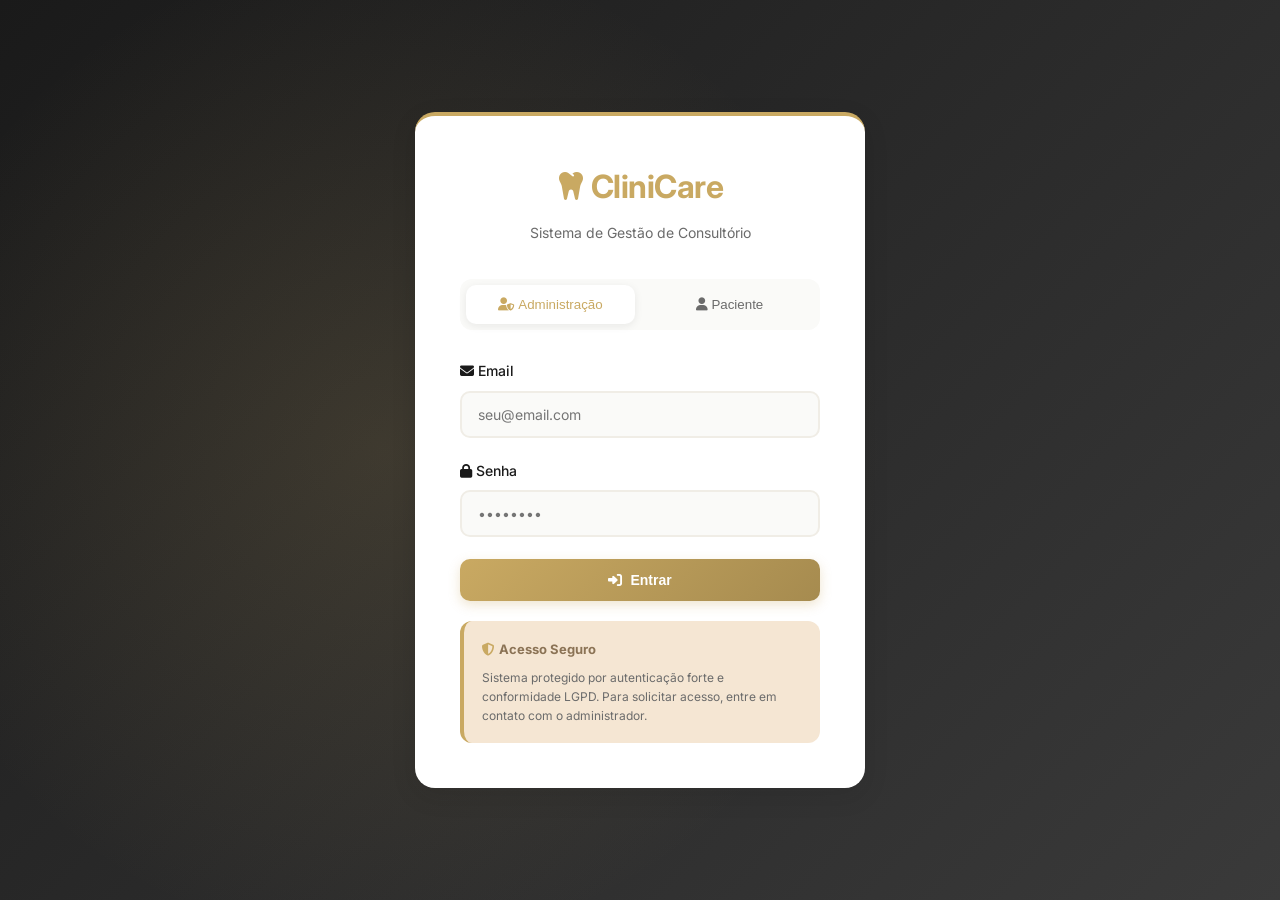
<file: index.html>
<!DOCTYPE html>
<html lang="pt-BR">
<head>
    <meta charset="UTF-8">
    <meta name="viewport" content="width=device-width, initial-scale=1.0">
    <title>CliniCare - Login</title>
    <link rel="stylesheet" href="css/style.css">
    <link rel="stylesheet" href="https://cdnjs.cloudflare.com/ajax/libs/font-awesome/6.4.0/css/all.min.css">
    <link href="https://fonts.googleapis.com/css2?family=Inter:wght@300;400;500;600;700&display=swap" rel="stylesheet">
</head>
<body>
    <div class="login-container">
        <div class="login-card">
            <div class="login-header">
                <h1><i class="fas fa-tooth"></i> CliniCare</h1>
                <p>Sistema de Gestão de Consultório</p>
            </div>

            <div class="login-tabs">
                <button class="login-tab active" onclick="switchTab('admin')">
                    <i class="fas fa-user-shield"></i> Administração
                </button>
                <button class="login-tab" onclick="switchTab('paciente')">
                    <i class="fas fa-user"></i> Paciente
                </button>
            </div>

            <form id="loginForm" onsubmit="handleLogin(event)">
                <div class="form-group">
                    <label for="email">
                        <i class="fas fa-envelope"></i> Email
                    </label>
                    <input type="email" id="email" name="email" required placeholder="seu@email.com">
                </div>

                <div class="form-group">
                    <label for="senha">
                        <i class="fas fa-lock"></i> Senha
                    </label>
                    <input type="password" id="senha" name="senha" required placeholder="••••••••">
                </div>

                <button type="submit" class="btn btn-primary">
                    <i class="fas fa-sign-in-alt"></i> Entrar
                </button>
            </form>

            <div style="margin-top: 20px; padding: 18px; background: var(--nude); border-radius: 12px; font-size: 13px; color: var(--secondary); border-left: 4px solid var(--primary);">
                <i class="fas fa-shield-alt" style="color: var(--primary);"></i> <strong>Acesso Seguro</strong><br>
                <p style="margin: 8px 0 0 0; font-size: 12px; color: var(--gray-600);">
                    Sistema protegido por autenticação forte e conformidade LGPD. 
                    Para solicitar acesso, entre em contato com o administrador.
                </p>
            </div>
        </div>
    </div>

    <!-- Sistema de autenticação simplificado e robusto -->
    <script src="js/auth-simple.js"></script>
</body>
</html>
</file>
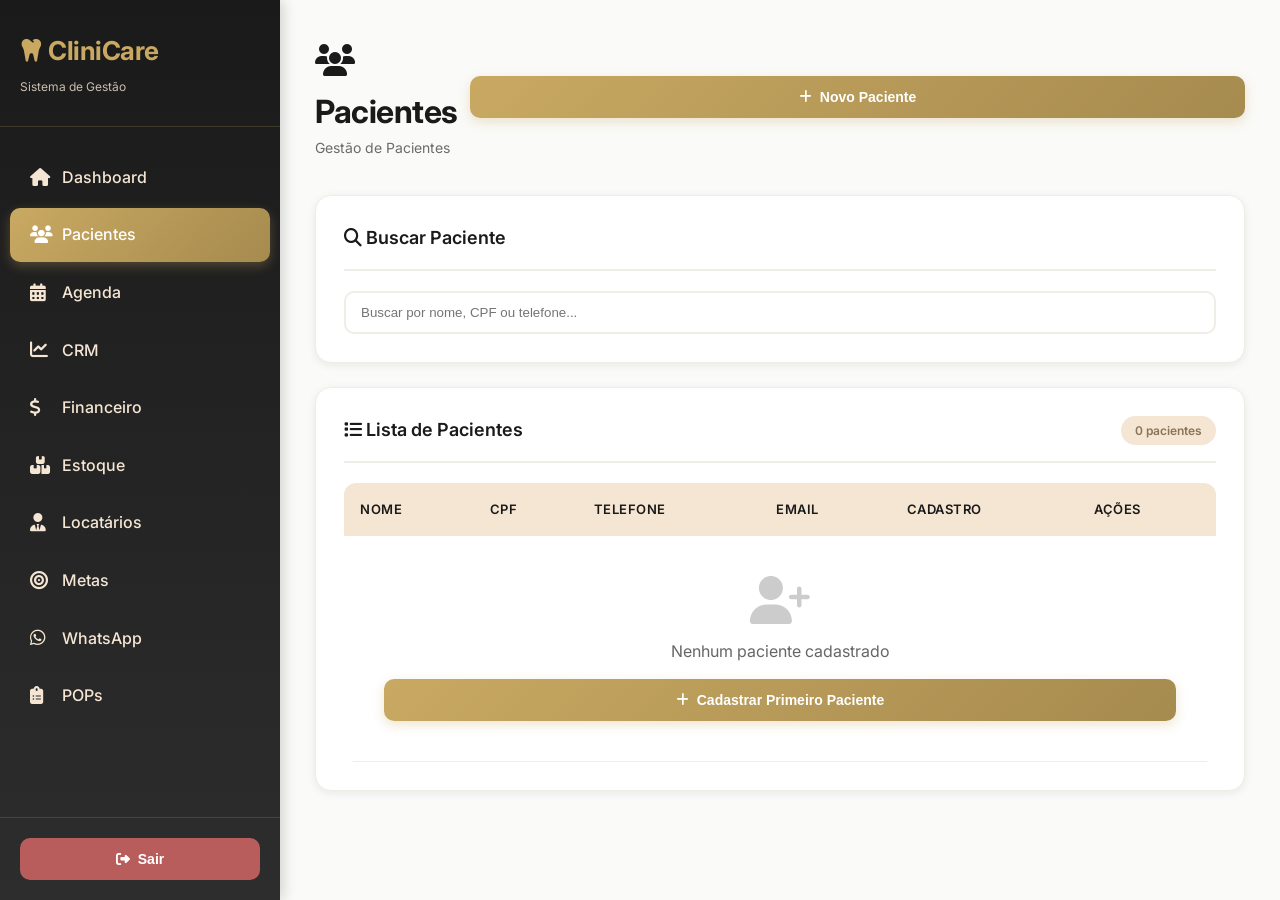
<file: pacientes.html>
<!DOCTYPE html>
<html lang="pt-BR">
<head>
    <meta charset="UTF-8">
    <meta name="viewport" content="width=device-width, initial-scale=1.0">
    <title>Pacientes - CliniCare</title>
    <link rel="stylesheet" href="css/style.css">
    <link rel="stylesheet" href="https://cdnjs.cloudflare.com/ajax/libs/font-awesome/6.4.0/css/all.min.css">
    <link href="https://fonts.googleapis.com/css2?family=Inter:wght@300;400;500;600;700&display=swap" rel="stylesheet">
</head>
<body>
    <div class="dashboard">
        <aside class="sidebar">
            <div class="sidebar-header">
                <h2><i class="fas fa-tooth"></i> CliniCare</h2>
                <p>Sistema de Gestão</p>
            </div>
            <nav class="sidebar-menu">
                <a href="dashboard.html" class="menu-item"><i class="fas fa-home"></i> Dashboard</a>
                <a href="pacientes.html" class="menu-item active"><i class="fas fa-users"></i> Pacientes</a>
                <a href="agenda.html" class="menu-item"><i class="fas fa-calendar-alt"></i> Agenda</a>
                <a href="crm.html" class="menu-item"><i class="fas fa-chart-line"></i> CRM</a>
                <a href="financeiro.html" class="menu-item"><i class="fas fa-dollar-sign"></i> Financeiro</a>
                <a href="estoque.html" class="menu-item"><i class="fas fa-boxes"></i> Estoque</a>
                <a href="locatarios.html" class="menu-item"><i class="fas fa-user-tie"></i> Locatários</a>
                <a href="metas.html" class="menu-item"><i class="fas fa-bullseye"></i> Metas</a>
                <a href="whatsapp.html" class="menu-item"><i class="fab fa-whatsapp"></i> WhatsApp</a>
                <a href="pops.html" class="menu-item"><i class="fas fa-clipboard-list"></i> POPs</a>
            </nav>
            <div class="sidebar-footer">
                <button onclick="logout()" class="btn btn-danger" style="width: 100%;">
                    <i class="fas fa-sign-out-alt"></i> Sair
                </button>
            </div>
        </aside>

        <main class="main-content">
            <div class="page-header">
                <div>
                    <h1><i class="fas fa-users"></i> Pacientes</h1>
                    <p class="breadcrumb">Gestão de Pacientes</p>
                </div>
                <button id="btnNovoPaciente" class="btn btn-primary" onclick="abrirModalPaciente()">
                    <i class="fas fa-plus"></i> Novo Paciente
                </button>
            </div>

            <div class="card">
                <div class="card-header">
                    <h3><i class="fas fa-search"></i> Buscar Paciente</h3>
                </div>
                <input type="text" 
                       id="searchPaciente" 
                       placeholder="Buscar por nome, CPF ou telefone..." 
                       style="width: 100%; padding: 12px 15px; border: 2px solid var(--gray-200); border-radius: 10px;">
            </div>

            <div class="card">
                <div class="card-header">
                    <h3><i class="fas fa-list"></i> Lista de Pacientes</h3>
                    <span class="badge badge-info" id="totalPacientes">0 pacientes</span>
                </div>
                <div class="table-container">
                    <table id="tabelaPacientes">
                        <thead>
                            <tr>
                                <th>Nome</th>
                                <th>CPF</th>
                                <th>Telefone</th>
                                <th>Email</th>
                                <th>Cadastro</th>
                                <th>Ações</th>
                            </tr>
                        </thead>
                        <tbody>
                            <tr>
                                <td colspan="6" style="text-align: center; padding: 40px;">
                                    <div class="loading"></div> Carregando pacientes...
                                </td>
                            </tr>
                        </tbody>
                    </table>
                </div>
            </div>
        </main>
    </div>

    <!-- Modal de Cadastro/Edição -->
    <div id="modalPaciente" class="modal">
        <div class="modal-content" style="max-width: 1000px;">
            <div class="modal-header">
                <h2 id="modalTitulo"><i class="fas fa-user"></i> Novo Paciente</h2>
                <button onclick="fecharModal()" class="close-modal">&times;</button>
            </div>
            
            <div style="display: flex; gap: 10px; margin-bottom: 20px; border-bottom: 2px solid var(--gray-200);">
                <button class="btn btn-outline" onclick="showTab('dados')" id="btnTabDados" style="border-bottom: 3px solid var(--primary);">
                    <i class="fas fa-id-card"></i> Dados Pessoais
                </button>
                <button class="btn btn-outline" onclick="showTab('anamnese')" id="btnTabAnamnese">
                    <i class="fas fa-notes-medical"></i> Anamnese
                </button>
                <button class="btn btn-outline" onclick="showTab('termos')" id="btnTabTermos">
                    <i class="fas fa-file-contract"></i> Termos
                </button>
                <button class="btn btn-outline" onclick="showTab('prontuario')" id="btnTabProntuario">
                    <i class="fas fa-file-medical"></i> Prontuário
                </button>
                <button class="btn btn-outline" onclick="showTab('arquivos')" id="btnTabArquivos">
                    <i class="fas fa-folder"></i> Arquivos
                </button>
            </div>

            <!-- Tab Dados Pessoais -->
            <div id="tabDados" class="tab-content" style="display: block;">
                <form id="formPaciente">
                    <div class="grid grid-2">
                        <div class="form-group">
                            <label><i class="fas fa-user"></i> Nome Completo *</label>
                            <input type="text" id="pacNome" required placeholder="Ex: Maria Silva Santos">
                        </div>
                        <div class="form-group">
                            <label><i class="fas fa-id-card"></i> CPF</label>
                            <input type="text" id="pacCpf" placeholder="000.000.000-00">
                        </div>
                        <div class="form-group">
                            <label><i class="fas fa-birthday-cake"></i> Data de Nascimento</label>
                            <input type="date" id="pacNascimento">
                        </div>
                        <div class="form-group">
                            <label><i class="fas fa-phone"></i> Telefone *</label>
                            <input type="tel" id="pacTelefone" required placeholder="(00) 00000-0000">
                        </div>
                        <div class="form-group">
                            <label><i class="fas fa-envelope"></i> Email</label>
                            <input type="email" id="pacEmail" placeholder="maria@email.com">
                        </div>
                        <div class="form-group">
                            <label><i class="fas fa-map-marker-alt"></i> CEP</label>
                            <input type="text" id="pacCep" placeholder="00000-000">
                        </div>
                        <div class="form-group">
                            <label><i class="fas fa-home"></i> Endereço</label>
                            <input type="text" id="pacEndereco" placeholder="Rua, número, bairro">
                        </div>
                        <div class="form-group">
                            <label><i class="fas fa-city"></i> Cidade</label>
                            <input type="text" id="pacCidade" placeholder="Cidade - UF">
                        </div>
                        
                        <!-- LGPD - Consentimento Obrigatório -->
                        <div class="lgpd-consent" style="grid-column: 1/-1;">
                            <label>
                                <input type="checkbox" id="consentimentoLGPD" required>
                                <span>
                                    <i class="fas fa-shield-alt"></i>
                                    Li e aceito a <a href="#" target="_blank">Política de Privacidade</a> 
                                    e autorizo o tratamento dos meus dados pessoais para fins de 
                                    <strong>cadastro e acompanhamento clínico</strong>, conforme a 
                                    Lei Geral de Proteção de Dados (LGPD - Lei nº 13.709/2018).
                                </span>
                            </label>
                        </div>
                    </div>
                    <button type="submit" class="btn btn-primary" style="margin-top: 20px;">
                        <i class="fas fa-save"></i> Salvar Paciente
                    </button>
                </form>
            </div>

            <!-- Tab Anamnese -->
            <div id="tabAnamnese" class="tab-content" style="display: none;">
                <h4><i class="fas fa-notes-medical"></i> Ficha de Anamnese (Conforme CFO)</h4>
                <div id="anamneseContent">
                    <p class="text-center" style="padding: 40px; color: var(--gray-600);">
                        <i class="fas fa-info-circle"></i> 
                        Salve os dados pessoais primeiro para acessar a anamnese completa.
                    </p>
                </div>
            </div>

            <!-- Tab Termos -->
            <div id="tabTermos" class="tab-content" style="display: none;">
                <h4><i class="fas fa-file-contract"></i> Termos de Consentimento</h4>
                <p class="text-center" style="padding: 40px; color: var(--gray-600);">
                    <i class="fas fa-info-circle"></i> 
                    Salve os dados pessoais primeiro para gerenciar termos.
                </p>
            </div>

            <!-- Tab Prontuário -->
            <div id="tabProntuario" class="tab-content" style="display: none;">
                <h4><i class="fas fa-file-medical"></i> Prontuário Eletrônico</h4>
                <p class="text-center" style="padding: 40px; color: var(--gray-600);">
                    <i class="fas fa-info-circle"></i> 
                    Salve os dados pessoais primeiro para acessar o prontuário.
                </p>
            </div>

            <!-- Tab Arquivos -->
            <div id="tabArquivos" class="tab-content" style="display: none;">
                <h4><i class="fas fa-folder"></i> Documentos e Imagens</h4>
                <div class="alert alert-info">
                    <i class="fas fa-info-circle"></i> Aqui ficarão armazenados exames e fotos de antes/depois dos procedimentos.
                </div>
                <div style="display: flex; gap: 10px; margin-top: 15px; flex-wrap: wrap;">
                    <button class="btn btn-primary" onclick="gerarPedidoExames()">
                        <i class="fas fa-file-medical"></i> Pedido de Exames
                    </button>
                    <button class="btn btn-secondary">
                        <i class="fas fa-upload"></i> Upload de Arquivo
                    </button>
                </div>
            </div>
        </div>
    </div>

    <!-- Scripts -->
    <script src="js/supabase-config.js"></script>
    <script src="js/auth-simple.js"></script>
    <script src="js/pacientes-supabase.js"></script>
    
    <script>
        // Switch entre tabs do modal
        function showTab(tabName) {
            // Remover active de todas as tabs
            document.querySelectorAll('.tab-content').forEach(tc => tc.style.display = 'none');
            document.querySelectorAll('[id^="btnTab"]').forEach(btn => btn.style.borderBottom = 'none');
            
            // Ativar tab clicada
            const tabElement = document.getElementById('tab' + tabName.charAt(0).toUpperCase() + tabName.slice(1));
            const btnElement = document.getElementById('btnTab' + tabName.charAt(0).toUpperCase() + tabName.slice(1));
            
            if (tabElement) tabElement.style.display = 'block';
            if (btnElement) btnElement.style.borderBottom = '3px solid var(--primary)';
        }
        
        // Gerar Pedido de Exames
        function gerarPedidoExames() {
            alert('⚠️ Funcionalidade em desenvolvimento');
        }
        
        // Logout
        function logout() {
            localStorage.clear();
            window.location.href = 'index.html';
        }
    </script>
    
    <script>
        // DEBUG - Verificar se função existe
        console.log('🔍 DEBUG: typeof abrirModalPaciente =', typeof abrirModalPaciente);
        console.log('🔍 DEBUG: Botão existe =', document.getElementById('btnNovoPaciente') ? 'SIM' : 'NÃO');
        console.log('🔍 DEBUG: Modal existe =', document.getElementById('modalPaciente') ? 'SIM' : 'NÃO');
        console.log('🔍 DEBUG: Form existe =', document.getElementById('formPaciente') ? 'SIM' : 'NÃO');
        
        // Teste direto ao clicar
        setTimeout(() => {
            const btn = document.getElementById('btnNovoPaciente');
            if (btn) {
                console.log('✅ Botão encontrado após carregamento');
                console.log('✅ Onclick definido:', btn.onclick ? 'SIM' : 'NÃO');
            }
        }, 2000);
    </script>
</body>
</html>
</file>
<file: css/style.css>
/* ===== CLINICARE - Sistema de Gestão de Consultório ===== */
/* DESIGN SOFISTICADO - Paleta Dourado/Preto/Marrom/Nude/Rosé */

/* Reset e Base */
* {
    margin: 0;
    padding: 0;
    box-sizing: border-box;
}

:root {
    /* Nova Paleta Sofisticada */
    --primary: #C9A962;           /* Dourado elegante */
    --primary-dark: #A68B4F;      /* Dourado escuro */
    --secondary: #8B7355;         /* Marrom suave */
    --accent: #D4A5A5;            /* Rosé sutil */
    --danger: #B85C5C;            /* Vermelho sofisticado */
    --warning: #D9A962;           /* Âmbar suave */
    --info: #8B9CAF;              /* Azul acinzentado */
    
    /* Tons Neutros */
    --dark: #1A1A1A;              /* Preto profundo */
    --dark-light: #2D2D2D;        /* Preto suave */
    --nude: #F5E6D3;              /* Nude delicado */
    --nude-dark: #E8D4BD;         /* Nude escuro */
    
    /* Cinzas Sofisticados */
    --gray-100: #FAFAF8;          /* Quase branco */
    --gray-200: #F0EDE6;          /* Cinza claríssi */
    --gray-300: #D9D5CC;          /* Cinza claro */
    --gray-600: #6B6B6B;          /* Cinza médio */
    --gray-800: #3A3A3A;          /* Cinza escuro */
    --white: #ffffff;
    
    /* Sombras Suaves */
    --shadow: 0 2px 8px rgba(26, 26, 26, 0.08);
    --shadow-lg: 0 8px 24px rgba(26, 26, 26, 0.12);
}

body {
    font-family: 'Inter', -apple-system, BlinkMacSystemFont, 'Segoe UI', sans-serif;
    background: var(--gray-100);
    color: var(--dark);
    line-height: 1.6;
}

/* Login Page */
.login-container {
    min-height: 100vh;
    display: flex;
    align-items: center;
    justify-content: center;
    background: linear-gradient(135deg, #1A1A1A 0%, #3A3A3A 100%);
    padding: 20px;
    position: relative;
}

.login-container::before {
    content: '';
    position: absolute;
    top: 0;
    left: 0;
    right: 0;
    bottom: 0;
    background: radial-gradient(circle at 30% 50%, rgba(201, 169, 98, 0.15) 0%, transparent 50%);
}

.login-card {
    background: white;
    padding: 45px;
    border-radius: 20px;
    box-shadow: var(--shadow-lg);
    max-width: 450px;
    width: 100%;
    animation: slideIn 0.6s ease-out;
    border-top: 4px solid var(--primary);
    position: relative;
    z-index: 1;
}

@keyframes slideIn {
    from {
        opacity: 0;
        transform: translateY(-30px);
    }
    to {
        opacity: 1;
        transform: translateY(0);
    }
}

.login-header {
    text-align: center;
    margin-bottom: 35px;
}

.login-header h1 {
    color: var(--primary);
    font-size: 32px;
    font-weight: 700;
    margin-bottom: 10px;
    letter-spacing: -0.5px;
}

.login-header p {
    color: var(--gray-600);
    font-size: 14px;
}

.login-tabs {
    display: flex;
    gap: 10px;
    margin-bottom: 30px;
    background: var(--gray-100);
    padding: 6px;
    border-radius: 12px;
}

.login-tab {
    flex: 1;
    padding: 12px;
    background: transparent;
    border: none;
    border-radius: 10px;
    cursor: pointer;
    font-weight: 500;
    color: var(--gray-600);
    transition: all 0.3s;
}

.login-tab.active {
    background: white;
    color: var(--primary);
    box-shadow: var(--shadow);
}

.form-group {
    margin-bottom: 22px;
}

.form-group label {
    display: block;
    margin-bottom: 8px;
    font-weight: 500;
    color: var(--dark);
    font-size: 14px;
}

.form-group input, .form-group textarea, .form-group select {
    width: 100%;
    padding: 13px 16px;
    border: 2px solid var(--gray-200);
    border-radius: 10px;
    font-size: 14px;
    transition: all 0.3s;
    background: var(--gray-100);
    font-family: 'Inter', sans-serif;
}

.form-group input:focus, .form-group textarea:focus, .form-group select:focus {
    outline: none;
    border-color: var(--primary);
    background: white;
    box-shadow: 0 0 0 4px rgba(201, 169, 98, 0.1);
}

.form-group textarea {
    min-height: 100px;
    resize: vertical;
}

/* LGPD Consent Checkbox */
.lgpd-consent {
    margin: 24px 0;
    padding: 16px;
    background: rgba(201, 169, 98, 0.08);
    border-radius: 10px;
    border-left: 4px solid var(--primary);
}

.lgpd-consent label {
    display: flex;
    align-items: flex-start;
    gap: 12px;
    cursor: pointer;
    font-size: 13px;
    color: var(--dark);
    line-height: 1.5;
}

.lgpd-consent input[type="checkbox"] {
    width: 20px;
    height: 20px;
    min-width: 20px;
    margin-top: 2px;
    cursor: pointer;
    accent-color: var(--primary);
}

.lgpd-consent a {
    color: var(--primary);
    text-decoration: underline;
    font-weight: 600;
}

.lgpd-consent a:hover {
    color: var(--primary-dark);
}

.btn {
    padding: 13px 26px;
    border: none;
    border-radius: 10px;
    cursor: pointer;
    font-weight: 600;
    font-size: 14px;
    transition: all 0.3s;
    display: inline-flex;
    align-items: center;
    justify-content: center;
    gap: 8px;
}

.btn-primary {
    background: linear-gradient(135deg, var(--primary) 0%, var(--primary-dark) 100%);
    color: white;
    width: 100%;
    box-shadow: 0 4px 12px rgba(201, 169, 98, 0.3);
}

.btn-primary:hover {
    transform: translateY(-2px);
    box-shadow: 0 6px 16px rgba(201, 169, 98, 0.4);
}

.btn-secondary {
    background: linear-gradient(135deg, var(--secondary) 0%, #6F5D47 100%);
    color: white;
}

.btn-secondary:hover {
    transform: translateY(-2px);
    box-shadow: 0 4px 12px rgba(139, 115, 85, 0.3);
}

.btn-danger {
    background: var(--danger);
    color: white;
}

.btn-danger:hover {
    background: #A04848;
    transform: translateY(-2px);
}

.btn-outline {
    background: transparent;
    border: 2px solid var(--primary);
    color: var(--primary);
}

.btn-outline:hover {
    background: var(--primary);
    color: white;
}

.btn-sm {
    padding: 9px 18px;
    font-size: 13px;
}

/* Dashboard Layout */
.dashboard {
    display: flex;
    min-height: 100vh;
}

/* Sidebar */
.sidebar {
    width: 280px;
    background: linear-gradient(180deg, var(--dark) 0%, var(--dark-light) 100%);
    box-shadow: 4px 0 12px rgba(0, 0, 0, 0.15);
    display: flex;
    flex-direction: column;
    position: fixed;
    height: 100vh;
    z-index: 1000;
    overflow-y: auto;
}

.sidebar-header {
    padding: 30px 20px;
    border-bottom: 1px solid rgba(201, 169, 98, 0.2);
}

.sidebar-header h2 {
    color: var(--primary);
    font-size: 26px;
    font-weight: 700;
    letter-spacing: -0.5px;
}

.sidebar-header p {
    color: var(--nude);
    font-size: 12px;
    margin-top: 5px;
    opacity: 0.8;
}

.sidebar-menu {
    flex: 1;
    padding: 20px 0;
}

.menu-item {
    display: flex;
    align-items: center;
    padding: 14px 20px;
    color: var(--nude);
    text-decoration: none;
    transition: all 0.3s;
    font-weight: 500;
    gap: 12px;
    margin: 4px 10px;
    border-radius: 10px;
}

.menu-item:hover {
    background: rgba(201, 169, 98, 0.15);
    color: var(--primary);
    transform: translateX(4px);
}

.menu-item.active {
    background: linear-gradient(135deg, var(--primary) 0%, var(--primary-dark) 100%);
    color: white;
    box-shadow: 0 4px 12px rgba(201, 169, 98, 0.3);
}

.menu-item i {
    font-size: 18px;
    width: 20px;
}

.sidebar-footer {
    padding: 20px;
    border-top: 1px solid rgba(201, 169, 98, 0.2);
}

/* Main Content */
.main-content {
    flex: 1;
    margin-left: 280px;
    padding: 35px;
    background: var(--gray-100);
}

.page-header {
    display: flex;
    justify-content: space-between;
    align-items: center;
    margin-bottom: 35px;
}

.page-header h1 {
    font-size: 32px;
    font-weight: 700;
    color: var(--dark);
    letter-spacing: -0.5px;
}

.page-header .breadcrumb {
    color: var(--gray-600);
    font-size: 14px;
}

/* Cards */
.card {
    background: white;
    border-radius: 16px;
    padding: 28px;
    box-shadow: var(--shadow);
    margin-bottom: 24px;
    border: 1px solid var(--gray-200);
}

.card-header {
    display: flex;
    justify-content: space-between;
    align-items: center;
    margin-bottom: 20px;
    padding-bottom: 16px;
    border-bottom: 2px solid var(--gray-200);
}

.card-header h3 {
    font-size: 18px;
    font-weight: 600;
    color: var(--dark);
}

.card-body {
    color: var(--gray-600);
}

/* Stats Cards */
.stats-grid {
    display: grid;
    grid-template-columns: repeat(auto-fit, minmax(250px, 1fr));
    gap: 24px;
    margin-bottom: 35px;
}

.stat-card {
    background: white;
    padding: 28px;
    border-radius: 16px;
    box-shadow: var(--shadow);
    display: flex;
    align-items: center;
    gap: 20px;
    transition: all 0.3s;
    border: 1px solid var(--gray-200);
}

.stat-card:hover {
    transform: translateY(-4px);
    box-shadow: var(--shadow-lg);
    border-color: var(--primary);
}

.stat-icon {
    width: 64px;
    height: 64px;
    border-radius: 14px;
    display: flex;
    align-items: center;
    justify-content: center;
    font-size: 26px;
    color: white;
}

.stat-icon.gold { 
    background: linear-gradient(135deg, var(--primary) 0%, var(--primary-dark) 100%); 
}

.stat-icon.brown { 
    background: linear-gradient(135deg, var(--secondary) 0%, #6F5D47 100%); 
}

.stat-icon.rose { 
    background: linear-gradient(135deg, var(--accent) 0%, #C29090 100%); 
}

.stat-icon.danger { 
    background: linear-gradient(135deg, var(--danger) 0%, #A04848 100%); 
}

.stat-info h4 {
    font-size: 14px;
    color: var(--gray-600);
    font-weight: 500;
    margin-bottom: 6px;
    text-transform: uppercase;
    letter-spacing: 0.5px;
}

.stat-info p {
    font-size: 30px;
    font-weight: 700;
    color: var(--dark);
}

/* Table */
.table-container {
    overflow-x: auto;
    border-radius: 12px;
}

table {
    width: 100%;
    border-collapse: collapse;
}

thead {
    background: var(--nude);
}

th {
    padding: 16px;
    text-align: left;
    font-weight: 600;
    color: var(--dark);
    font-size: 13px;
    text-transform: uppercase;
    letter-spacing: 0.5px;
}

td {
    padding: 16px;
    border-bottom: 1px solid var(--gray-200);
    color: var(--gray-600);
}

tr:hover {
    background: var(--gray-100);
}

/* Badge */
.badge {
    display: inline-block;
    padding: 5px 14px;
    border-radius: 20px;
    font-size: 12px;
    font-weight: 600;
}

.badge-success {
    background: #E8F5E9;
    color: #2E7D32;
}

.badge-warning {
    background: #FFF3E0;
    color: #E65100;
}

.badge-danger {
    background: #FFEBEE;
    color: #C62828;
}

.badge-info {
    background: var(--nude);
    color: var(--secondary);
}

/* Modal */
.modal {
    display: none;
    position: fixed;
    top: 0;
    left: 0;
    width: 100%;
    height: 100%;
    background: rgba(26, 26, 26, 0.6);
    backdrop-filter: blur(4px);
    z-index: 2000;
    align-items: center;
    justify-content: center;
    animation: fadeIn 0.3s;
}

.modal.active {
    display: flex;
}

@keyframes fadeIn {
    from { opacity: 0; }
    to { opacity: 1; }
}

.modal-content {
    background: white;
    border-radius: 20px;
    padding: 35px;
    max-width: 800px;
    width: 90%;
    max-height: 90vh;
    overflow-y: auto;
    animation: slideUp 0.3s;
    box-shadow: 0 12px 40px rgba(0, 0, 0, 0.3);
}

@keyframes slideUp {
    from {
        opacity: 0;
        transform: translateY(50px);
    }
    to {
        opacity: 1;
        transform: translateY(0);
    }
}

.modal-header {
    display: flex;
    justify-content: space-between;
    align-items: center;
    margin-bottom: 24px;
    padding-bottom: 16px;
    border-bottom: 2px solid var(--gray-200);
}

.modal-header h2 {
    font-size: 24px;
    font-weight: 700;
    color: var(--dark);
}

.close-modal {
    background: none;
    border: none;
    font-size: 28px;
    cursor: pointer;
    color: var(--gray-600);
    transition: all 0.3s;
}

.close-modal:hover {
    color: var(--danger);
    transform: rotate(90deg);
}

/* Tabs */
.tabs {
    display: flex;
    gap: 8px;
    margin-bottom: 24px;
    background: var(--gray-100);
    padding: 6px;
    border-radius: 12px;
}

.tab {
    flex: 1;
    padding: 12px 20px;
    background: transparent;
    border: none;
    border-radius: 10px;
    cursor: pointer;
    font-weight: 500;
    color: var(--gray-600);
    transition: all 0.3s;
    text-align: center;
}

.tab:hover {
    color: var(--primary);
}

.tab.active {
    background: white;
    color: var(--primary);
    box-shadow: var(--shadow);
}

.tab-content {
    display: none;
}

.tab-content.active {
    display: block;
    animation: fadeIn 0.3s;
}

/* Grid */
.grid {
    display: grid;
    gap: 24px;
}

.grid-2 {
    grid-template-columns: repeat(2, 1fr);
}

.grid-3 {
    grid-template-columns: repeat(3, 1fr);
}

/* Alert */
.alert {
    padding: 16px 22px;
    border-radius: 12px;
    margin-bottom: 20px;
    display: flex;
    align-items: center;
    gap: 12px;
}

.alert-success {
    background: #E8F5E9;
    color: #2E7D32;
    border-left: 4px solid #2E7D32;
}

.alert-warning {
    background: #FFF3E0;
    color: #E65100;
    border-left: 4px solid #E65100;
}

.alert-danger {
    background: #FFEBEE;
    color: #C62828;
    border-left: 4px solid #C62828;
}

/* Search & Filters */
.search-bar {
    display: flex;
    gap: 16px;
    margin-bottom: 24px;
    flex-wrap: wrap;
}

.search-input {
    flex: 1;
    min-width: 250px;
    padding: 13px 16px;
    border: 2px solid var(--gray-200);
    border-radius: 10px;
    font-size: 14px;
    background: white;
    transition: all 0.3s;
}

.search-input:focus {
    outline: none;
    border-color: var(--primary);
    box-shadow: 0 0 0 4px rgba(201, 169, 98, 0.1);
}

select {
    padding: 13px 16px;
    border: 2px solid var(--gray-200);
    border-radius: 10px;
    font-size: 14px;
    cursor: pointer;
    background: white;
    transition: all 0.3s;
}

select:focus {
    outline: none;
    border-color: var(--primary);
}

/* Empty State */
.empty-state {
    text-align: center;
    padding: 60px 20px;
    color: var(--gray-600);
}

.empty-state i {
    font-size: 64px;
    color: var(--gray-300);
    margin-bottom: 20px;
}

.empty-state h3 {
    font-size: 20px;
    color: var(--dark);
    margin-bottom: 10px;
}

.empty-state p {
    font-size: 14px;
    margin-bottom: 24px;
}

/* Responsive */
@media (max-width: 768px) {
    .sidebar {
        width: 0;
        transform: translateX(-100%);
    }
    
    .sidebar.active {
        width: 280px;
        transform: translateX(0);
    }
    
    .main-content {
        margin-left: 0;
        padding: 20px;
    }
    
    .grid-2, .grid-3 {
        grid-template-columns: 1fr;
    }
    
    .page-header {
        flex-direction: column;
        align-items: flex-start;
        gap: 15px;
    }
}

/* Custom Scrollbar */
::-webkit-scrollbar {
    width: 10px;
    height: 10px;
}

::-webkit-scrollbar-track {
    background: var(--gray-100);
}

::-webkit-scrollbar-thumb {
    background: var(--gray-300);
    border-radius: 5px;
}

::-webkit-scrollbar-thumb:hover {
    background: var(--primary);
}

/* Loading */
.loading {
    display: inline-block;
    width: 22px;
    height: 22px;
    border: 3px solid var(--gray-200);
    border-top-color: var(--primary);
    border-radius: 50%;
    animation: spin 0.8s linear infinite;
}

@keyframes spin {
    to { transform: rotate(360deg); }
}

/* Utilities */
.text-center { text-align: center; }
.text-right { text-align: right; }
.mt-20 { margin-top: 20px; }
.mb-20 { margin-bottom: 20px; }
.flex { display: flex; }
.flex-between { display: flex; justify-content: space-between; }
.flex-center { display: flex; align-items: center; justify-content: center; }
.gap-10 { gap: 10px; }
.gap-20 { gap: 20px; }
</file>
